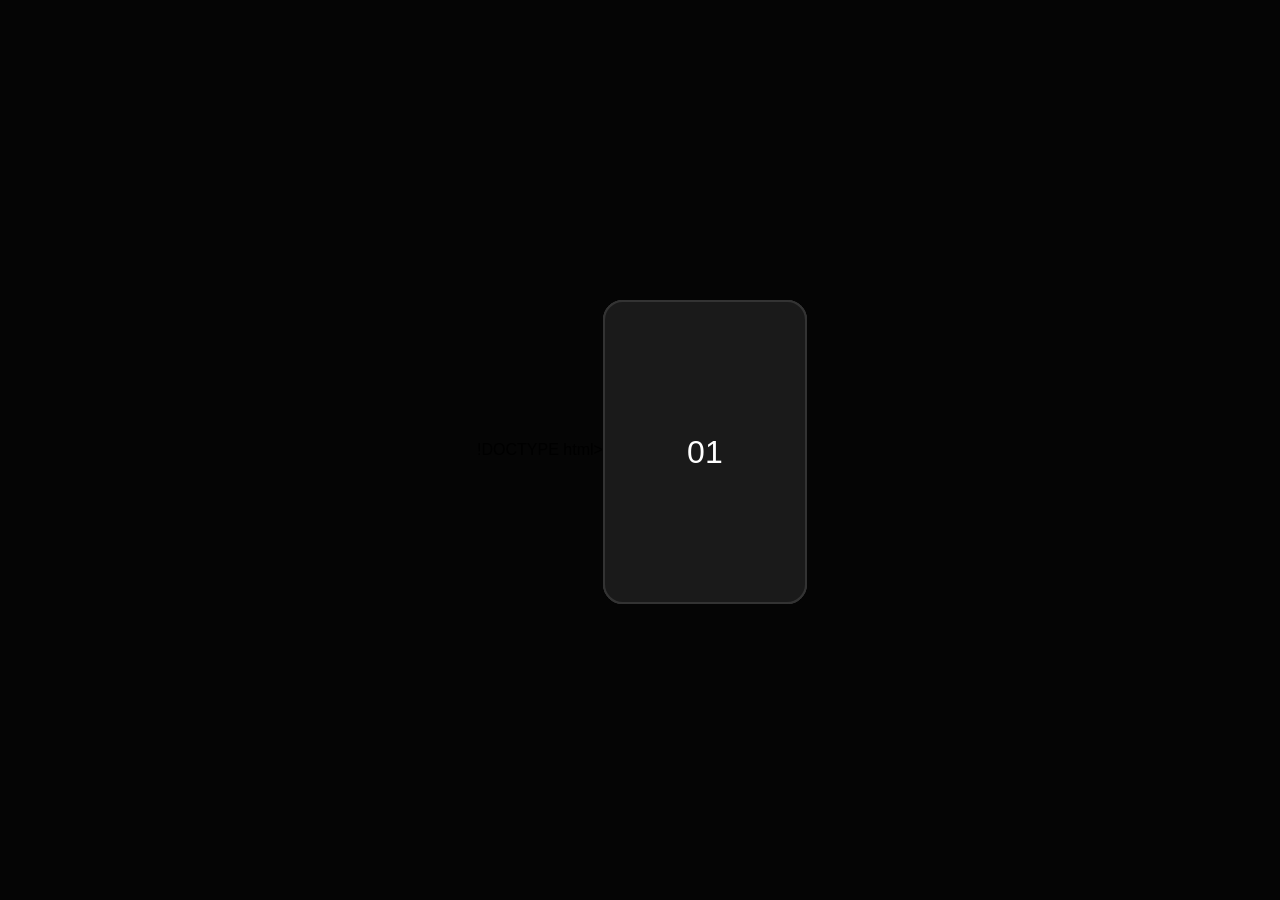
<file: cards/index.html>
!DOCTYPE html>
<html lang="en">

<head>
    <meta charset="UTF-8">
    <meta name="viewport" content="width=device-width, initial-scale=1.0">
    <title>Document</title>
    <link rel="stylesheet" href="style.css">
</head>

<body>
    <div class="container">
        <div class="card c1">01</div>
        <div class="card c2">02</div>
        <div class="card c3">03</div>
    </div>
</body>

</html>
</file>
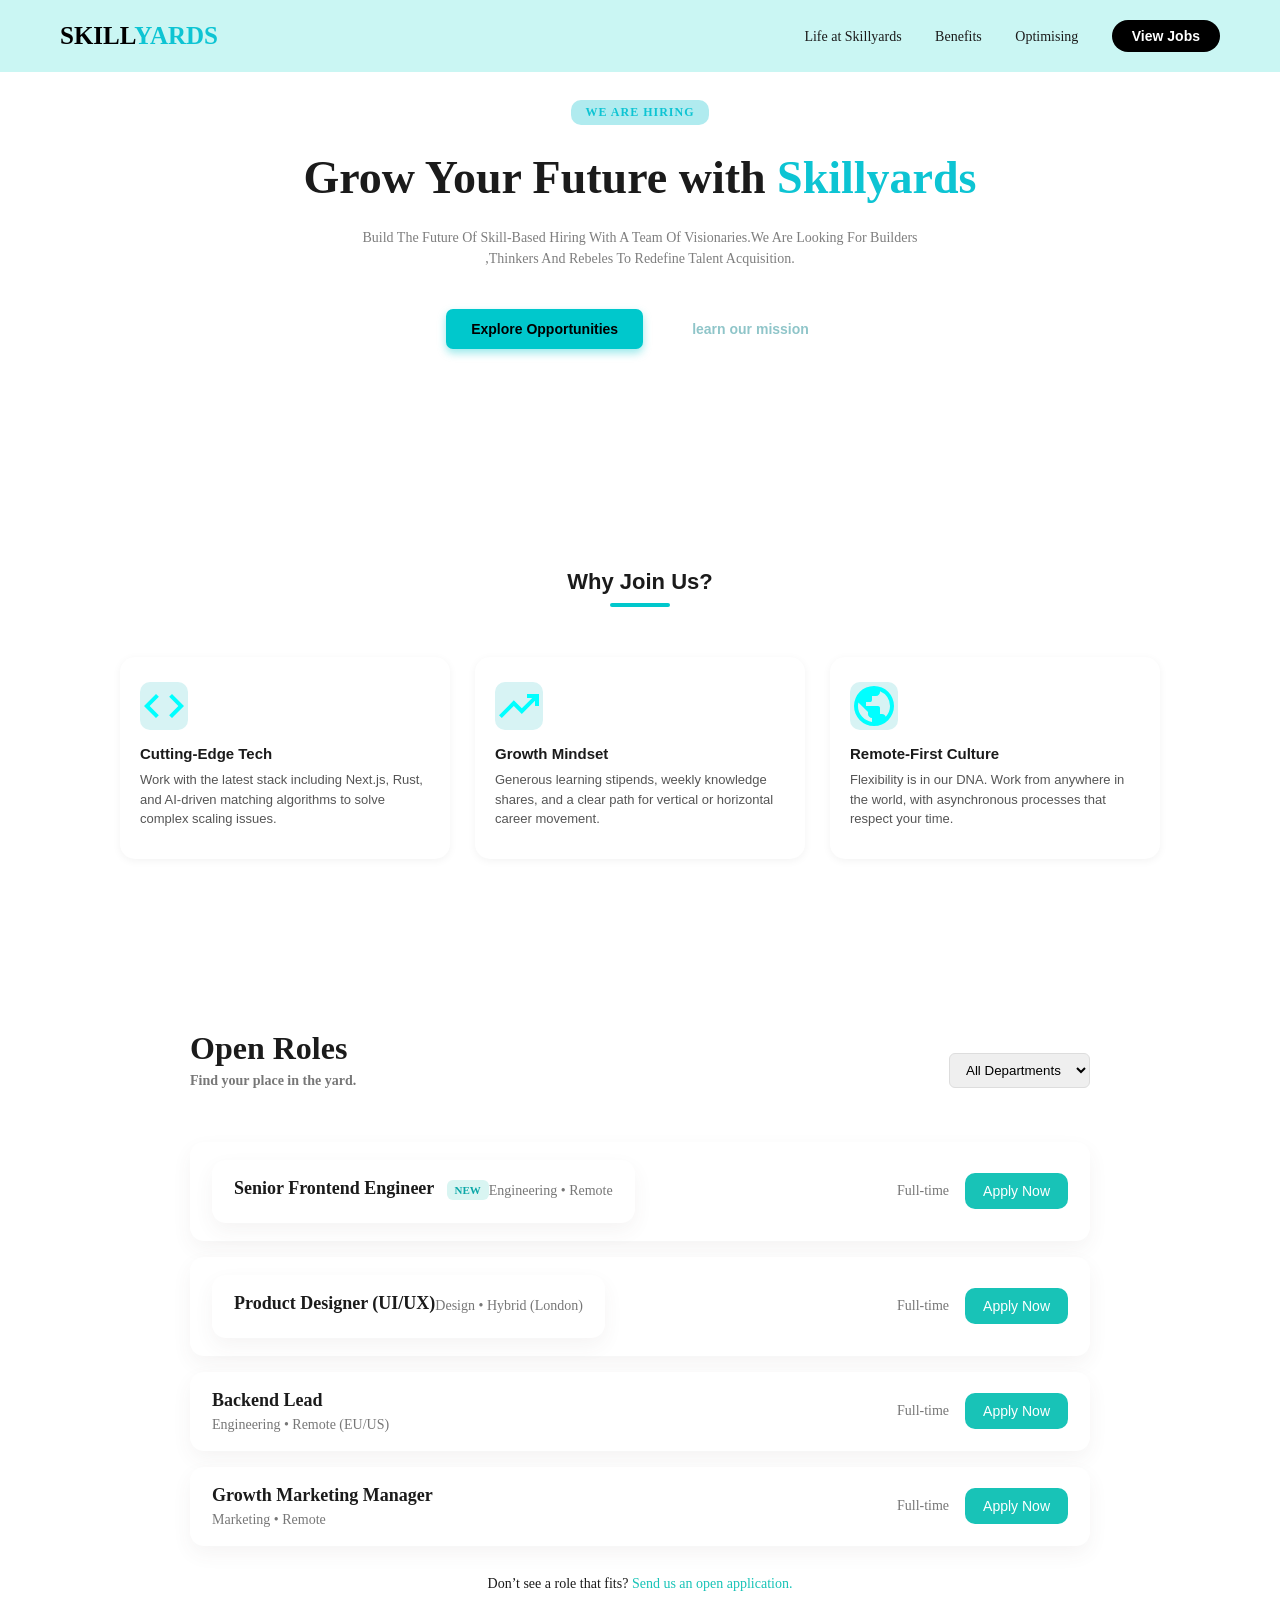
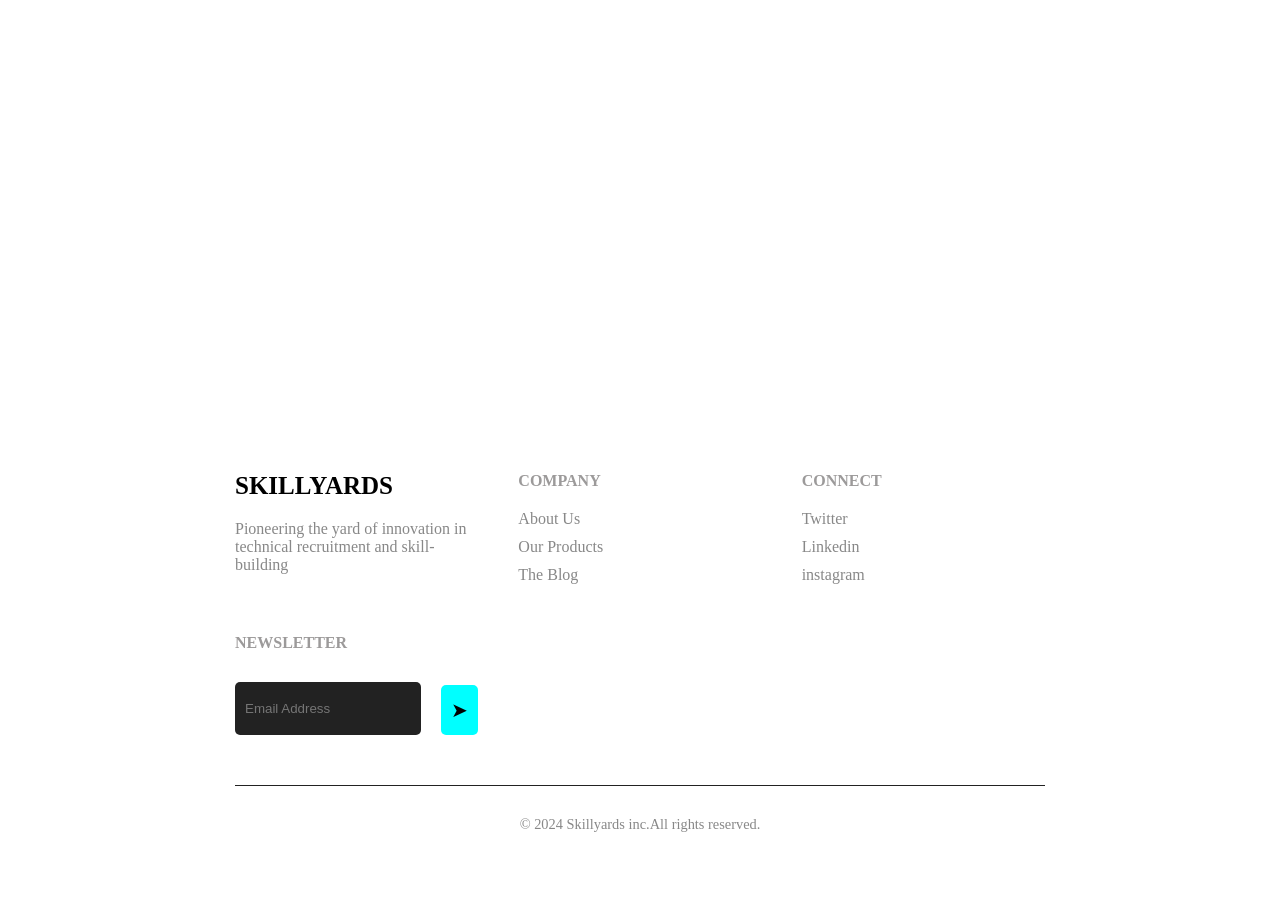
<file: career.html/index.html>
<!DOCTYPE html>
<html lang="en">
<head>
    <meta charset="UTF-8">
    <meta name="viewport" content="width=device-width, initial-scale=1.0">
    <title>Careers - Skillyards</title>
    <link rel="stylesheet" href="style.css">
</head>
<body>

    <nav class="navbar">
        <div class="logo">
            <div class="logo">SKILL<span class="half">YARDS</span></div>
        </div>

        <div class="nav-links">
            <a href="#">Life at Skillyards</a>
            <a href="#">Benefits</a>
            <a href="#">Optimising</a>
            <a href="#" class="btn-link">
                <button class="btn">View Jobs</button>
            </a>
        </div>
    </nav>

    <section class="hero-section">
        <p class="subtitle">WE ARE HIRING</p>
        <div>
        <h1 class="title">Grow Your Future with <span class="half">Skillyards</span></h1>
        </div>
        <p class="description">
            build the future of skill-based hiring with a team of visionaries.we are looking
            for builders ,thinkers and rebeles to redefine talent acquisition.
        </p>

        <div class="hero-btn">
            <button class="btn-color">Explore Opportunities</button>
            <button class="blank-btn">learn our mission</button>
         </div>
        </section>
        <section class="section">
  <h2 class="why-join-us">Why Join Us?</h2>
  <div class="underline"></div>
  <div class="cards">
    
    <div class="card">
      <div class="icon">
        <svg xmlns="http://www.w3.org/2000/svg" height="48px" viewBox="0 -960 960 960" width="48px" fill="#00FFFF">
          <path d="M320-240 80-480l240-240 57 57-184 184 183 183-56 56Zm320 0-57-57 184-184-183-183 56-56 240 240-240 240Z"/>
        </svg>
      </div>
      <h3>Cutting-Edge Tech</h3>
      <p>Work with the latest stack including Next.js, Rust, and AI-driven matching algorithms to solve complex scaling issues.</p>
    </div>
    
    <div class="card">
      <div class="icon">
        <svg xmlns="http://www.w3.org/2000/svg" height="48px" viewBox="0 -960 960 960" width="48px" fill="#00FFFF">
          <path d="m136-240-56-56 296-298 160 160 208-206H640v-80h240v240h-80v-104L536-320 376-480 136-240Z"/>
        </svg>
      </div>
      <h3>Growth Mindset</h3>
      <p>Generous learning stipends, weekly knowledge shares, and a clear path for vertical or horizontal career movement.</p>
    </div>
    
    <div class="card">
      <div class="icon">
        <svg xmlns="http://www.w3.org/2000/svg" height="48px" viewBox="0 -960 960 960" width="48px" fill="#00FFFF">
          <path d="M324-111.5Q251-143 197-197t-85.5-127Q80-397 80-480t31.5-156Q143-709 197-763t127-85.5Q397-880 480-880t156 31.5Q709-817 763-763t85.5 127Q880-563 880-480t-31.5 156Q817-251 763-197t-127 85.5Q563-80 480-80t-156-31.5ZM440-162v-78q-33 0-56.5-23.5T360-320v-40L168-552q-3 18-5.5 36t-2.5 36q0 121 79.5 212T440-162Zm276-102q41-45 62.5-100.5T800-480q0-98-54.5-179T600-776v16q0 33-23.5 56.5T520-680h-80v80q0 17-11.5 28.5T400-560h-80v80h240q17 0 28.5 11.5T600-440v120h40q26 0 47 15.5t29 40.5Z"/>
        </svg>
      </div>
      <h3>Remote-First Culture</h3>
      <p>Flexibility is in our DNA. Work from anywhere in the world, with asynchronous processes that respect your time.</p>
    </div>
    
  </div>
</section>

<section class="open-roles">

    <div class="header">
        <div class="title">
            <h1>Open Roles</h1>
            <p>Find your place in the yard.</p>
        </div>

        <div class="filter">
            <select>
                <option>All Departments</option>
                <option>Engineering</option>
                <option>Design</option>
                <option>Marketing</option>
            </select>
        </div>
    </div>


    <div class="job-list">

        <div class="white-card">
            <div class="job">
                <h3>
                    Senior Frontend Engineer 
                    <span class="badge">NEW</span>
                </h3>
                <p>Engineering • Remote</p>
            </div>

            <div class="job-action">
                <span class="job-type">Full-time</span>
                <button class="apply-btn">Apply Now</button>
            </div>
        </div>


        <div class="job-card">
            <div class="job">
                <h3>Product Designer (UI/UX)</h3>
                <p>Design • Hybrid (London)</p>
            </div>

            <div class="job-action">
                <span class="job-type">Full-time</span>
                <button class="apply-btn">Apply Now</button>
            </div>
        </div>


        <div class="job-card">
            <div class="job-info">
                <h3>Backend Lead</h3>
                <p>Engineering • Remote (EU/US)</p>
            </div>

            <div class="job-action">
                <span class="job-type">Full-time</span>
                <button class="apply-btn">Apply Now</button>
            </div>
        </div>


        <div class="job">
            <div class="job-info">
                <h3>Growth Marketing Manager</h3>
                <p>Marketing • Remote</p>
            </div>

            <div class="job-action">
                <span class="job-type">Full-time</span>
                <button class="apply-btn">Apply Now</button>
            </div>
        </div>

    </div>


    <div class="bottom-text">
        <p>
            Don’t see a role that fits?
            <a href="#">Send us an open application.</a>
        </p>
    </div>

<section class="sec4">
        <div class="map">
            <h1>A Global Team Of Specilists</h1>
            <p>From London To San Francisco we are a distributed collective building</p>
            <p>tools for modern workforce</p>
        </div>
    </section>
    <footer>
        <div class="footer-content">
            <div class="footer-section">
                <div class="logo">SKILL<span>YARDS</span></div>
                <p style="margin-top:20px;">Pioneering the yard of innovation in technical recruitment and skill-building</p>
            </div>
            <div class="footer-section">
                <h4>COMPANY</h4>
                <ul>
                    <li><a href="#">About Us</a></li>
                    <li><a href="#">Our Products</a></li>
                    <li><a href="#">The Blog</a></li>
                </ul>
            </div>
            <div class="footer-section">
                <h4>CONNECT</h4>
                <ul>
                    <li><a href="#">Twitter</a></li>
                    <li><a href="#">Linkedin</a></li>
                    <li><a href="#">instagram</a></li>
                </ul>
            </div>
            <div class="footer-section">
                <h4>NEWSLETTER</h4>
                <div class="flex">
                <input type="email" placeholder="Email Address"
                    style="width:100%; padding:10px; margin-top:10px; border-radius:5px; border:none; background:#222; color:white;" >
                    <p class="send">➤</p>
                    </div>

            </div>
        </div>
        <div class="footer-bottom">
            <p>&copy; 2024 Skillyards inc.All rights reserved.</p>
        </div>
    </footer>
</body>
</html>
</file>
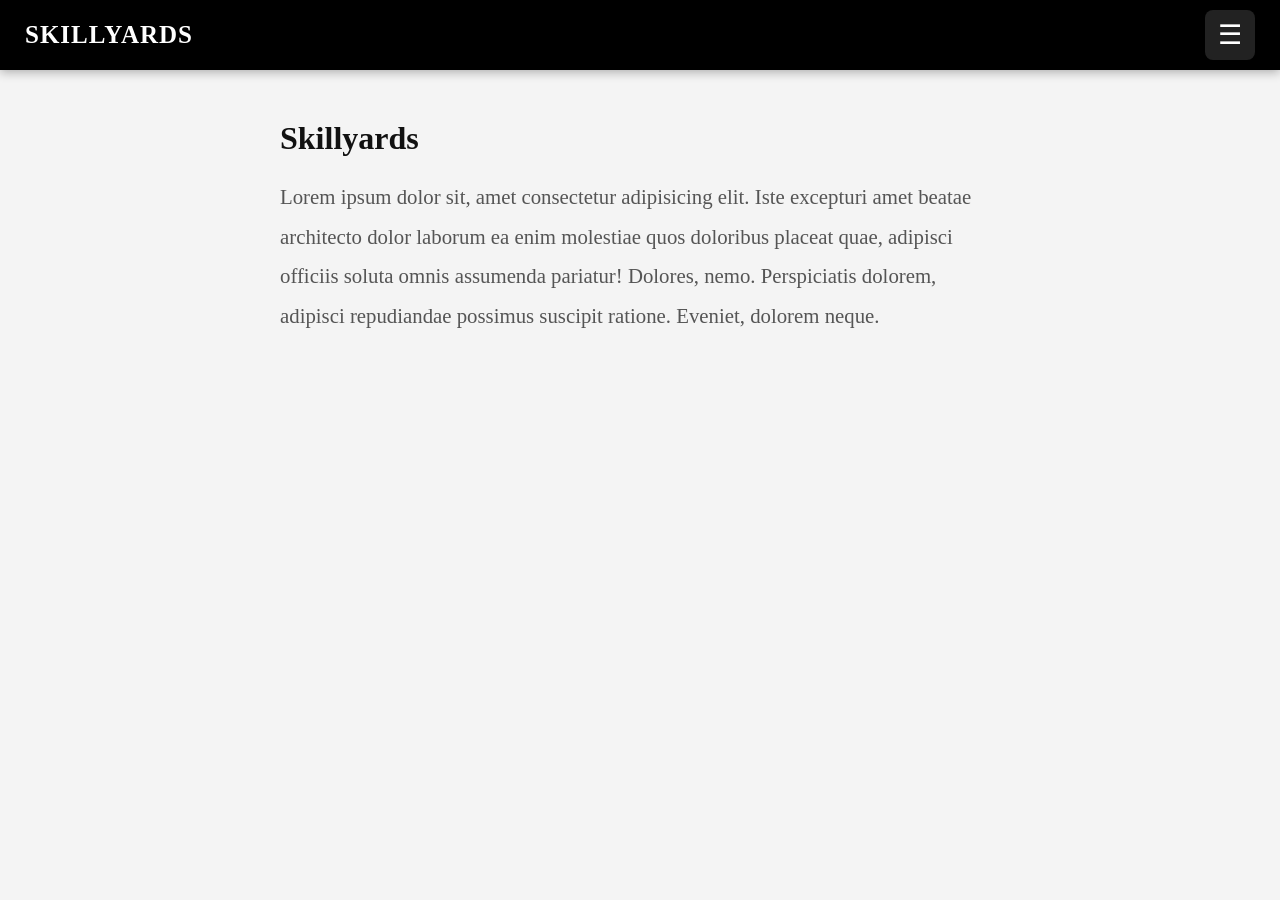
<file: digitalcraft/index.html>
<!DOCTYPE html>
<html lang="en">

<head>
    <meta charset="UTF-8">
    <meta name="viewport" content="width=device-width, initial-scale=1.0">
    <title>Website-1</title>
    <link rel="stylesheet" href="style.css">
</head>

<body>
    <input type="checkbox" id="menu-toggle">

    <div class="navbar">
        <div class="logo">Skillyards</div>

        <label for="menu-toggle" class="menu-btn">
            <span class="hamburger">&#9776</span>
            <span class="close">x</span>
        </label>
    </div>

    <nav class="menu">
        <a href="#">Home</a>
        <a href="#">Projects</a>
        <a href="#">Services</a> 
        <a href="#">Blog</a>
        <a href="#">Settings</a>
        <a href="#">Contact</a>
    </nav>

    <div class="overlay"></div>

    <main class="content">
        <h1>Skillyards</h1>
        <p>Lorem ipsum dolor sit, amet consectetur adipisicing elit. Iste excepturi amet beatae architecto dolor laborum ea enim molestiae quos doloribus placeat quae, adipisci officiis soluta omnis assumenda pariatur! Dolores, nemo. Perspiciatis dolorem, adipisci repudiandae possimus suscipit ratione. Eveniet, dolorem neque.</p>
    </main>

</body>

</html>
</file>
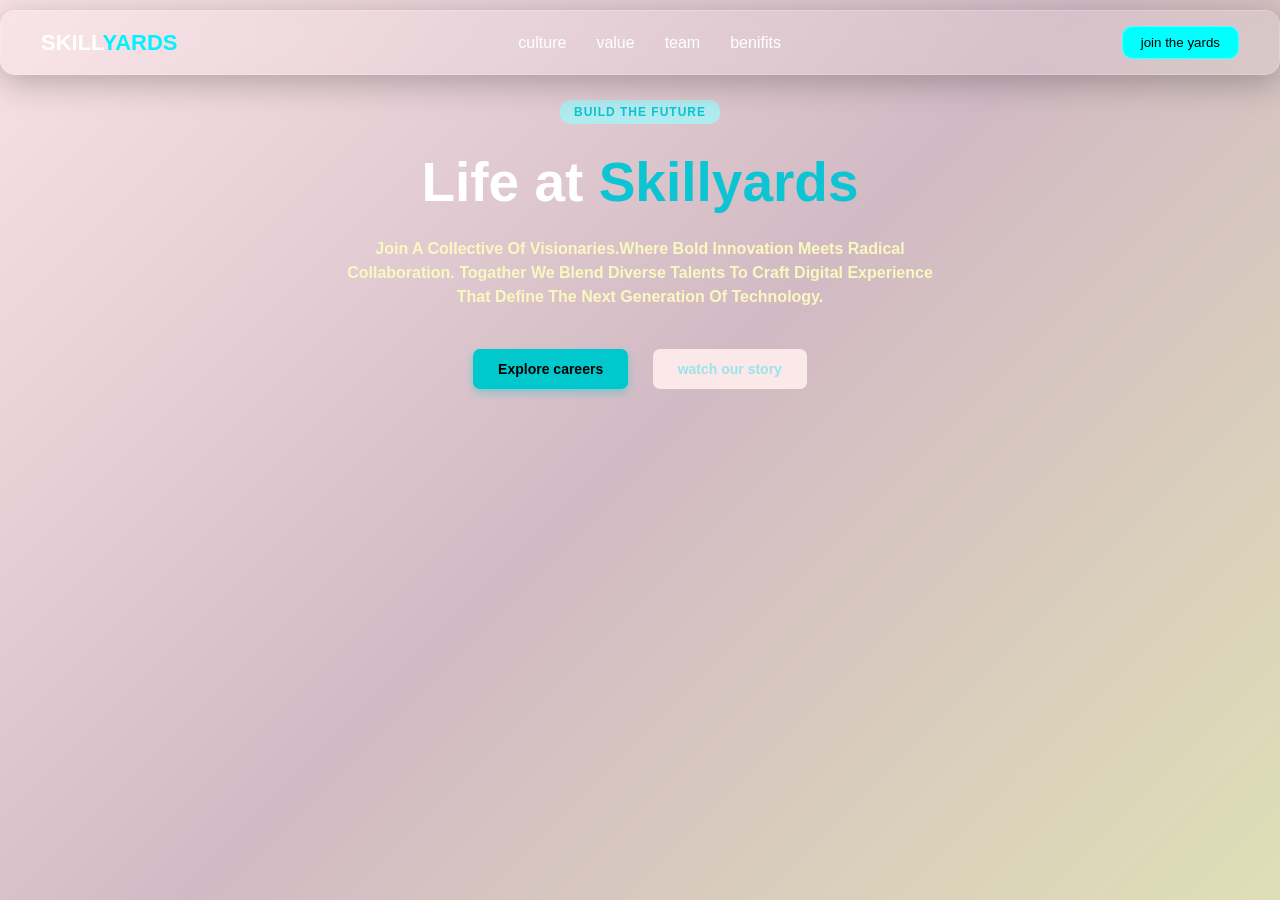
<file: career.html/hello.html>
<!DOCTYPE html>
<html lang="en">
<head>
    <meta charset="UTF-8">
    <meta name="viewport" content="width=device-width, initial-scale=1.0">
    <title>Document</title>
    <link rel="stylesheet" href="hello.css">
</head>
<body>
    <nav>
         <div class="logo">SKILL<span class="half">YARDS</span></div>
        <ul class="nav-links">
       <li><a href="#">culture</a></li>
       <li><a href="#">value</a></li>
       <li><a href="#">team</a></li>
       <li><a href="#">benifits</a></li>
        </ul>
        <button class="nav-cta">join the yards</button>
    </nav>  

   <section class="hero-section">
    <div class="life">
        <p class="subtitle">BUILD THE FUTURE</p>
        <h1 class="title">Life at <span class="half">Skillyards</span></h1>
        <p class="description">
            join a collective of visionaries.where bold innovation meets radical collaboration.
            togather we blend diverse talents to craft digital experience that define the next
            generation of technology.
        </p>

        <div class="hero-btn">
            <button class="btn-color">Explore careers</button>
            <button class="blank-btn">watch our story</button>
         </div>
     </div>
    </section>

</body>
</html>
</file>
<file: cards/style.css>
body{
    margin: 0;
    padding: 0;
    height: 100vh;
    display: flex;
    align-items: center;
    justify-content: center;
    font-family: 'Gill Sans', 'Gill Sans MT', Calibri, 'Trebuchet MS', sans-serif;
    background: #050505;
}

.container{
    height: 300px;
    width: 200px;
    position: relative;
}

.card{
    position: absolute;
    width: 100%;
    height: 100%;
    border-radius: 20px;
    color: white;
    border: 2px solid #333;
    display: flex;
    align-items: center;
    justify-content: center;
    font-size: 2rem;
    transition: transform 0.4s ease;
}

.c1{
    background: #1a1a1a;
    z-index: 3;
}
.c2{
    background: #2a2a2a;
    z-index: 2;
}
.c3{
    background: #3a3a3a;
    z-index: 1;
}

.container:hover .c1{
    transform: translate(-30px, -20px) rotate(-5deg);
}

.container:hover .c2{
    transform: translate(0,0)
}

.container:hover .c3{
    transform: translate(30px, 20px) rotate(5deg);
}
</file>
<file: career.html/style.css>
/* Reset and base */
* {
  margin: 0;
  padding: 0;
  box-sizing: border-box;
}

body {
 font-family: Georgia, 'Times New Roman', Times, serif;
  background-color: white;
  color: #1b1b1b;
}


.navbar {
  position: fixed;
   width: 100%;
  background-color: #caf6f3;
  display: flex;
  justify-content: space-between;
  align-items: center;
  padding: 20px 60px;
  font-weight: 500;
  font-size: 14px;
}

.logo {
  font-weight: 700;
  font-size: 20px;
  color: #000000;
  user-select: none;
}

.logo .half {
  color: #0dc4d3;
  font-weight: 700;
}

.nav-links a {
  margin-left: 30px;
  text-decoration: none;
  color: #1b1b1b;
  font-weight: 500;
  font-size: 14px;
  cursor: pointer;
  transition: color 0.3s ease;
}

.nav-links a:hover {
  color: #0dc4d3;
}

.btn-link .btn {
  background-color: #000;
  color: #fff;
  border: none;
  padding: 8px 20px;
  border-radius: 20px;
  cursor: pointer;
  font-weight: 600;
  font-size: 14px;
  transition: background-color 0.3s ease;
}

.btn-link .btn:hover {
  background-color: #333;
}


.hero-section {
  margin-top: 80px;
  text-align: center;
  padding: 100px 20px 140px;
  max-width: 900px;
 margin: 0 auto;
}

.subtitle {
  display: inline-block;
  background-color: #b0ebef;
  color: #0dc4d3;
  font-weight: 600;
  font-size: 12px;
  letter-spacing: 1px;
  padding: 5px 14px;
  border-radius: 10px;
  margin-bottom: 25px;
  user-select: none;
}

.title {
  font-weight: 900;
  font-size: 46px;
  margin-bottom: 22px;
  line-height: 1.2;
  color: #1b1b1b;
}

.title .half {
  color: #0dc4d3;
}

.description {
  font-weight: 400;
  font-size: 14px;
  color: #7e7e7e;
  margin-bottom: 40px;
  max-width: 600px;
  margin-left: auto;
  margin-right: auto;
  line-height: 1.5;
  text-transform: capitalize;
}

.hero-btn button {
  font-weight: 700;
  font-size: 14px;
  padding: 12px 25px;
  border-radius: 7px;
  cursor: pointer;
  border: none;
  margin: 0 10px;
  text-transform: none;
  user-select: none;
  transition: all 0.3s ease;
}

.btn-color {
  background-color: #00c8cc;
  color: #000;
  box-shadow: 0px 4px 8px rgba(0, 200, 204, 0.4);
  border: none;
}

.btn-color:hover {
  background-color: #00adb7;
  color: #000;
}

.blank-btn {
  background-color: transparent;
  border: 2px solid #8fc5c9;
  color: #8fc5c9;
}

.blank-btn:hover {
  background-color: #8fc5c9;
  color: #000;
}



.section {
  background-color: white;
  padding: 80px 20px 120px;
  max-width: 1080px;
  margin: 0 auto;
  text-align: center;
  font-family: 'Arial', sans-serif;
  color: #1b1b1b;
}

.why-join-us {
  font-weight: 700;
  font-size: 22px;
  margin-bottom: 8px;
}

.underline {
  width: 60px;
  height: 4px;
  background-color: #00c8cc;
  margin: 0 auto 50px;
  border-radius: 2px;
}


.cards {
  display: flex;
  justify-content: space-between;
  gap: 25px;
  flex-wrap: wrap;
}


.card {
  background-color: #ffffff;
  border-radius: 15px;
  padding: 25px 20px 30px;
  box-shadow: 0 2px 8px rgba(0,0,0,0.05);
  flex: 1 1 30%;
  min-width: 260px;
  text-align: left;
  color: #555555;
}


.icon {
  background-color: #d7f3f4;
  width: 48px;
  height: 48px;
  border-radius: 10px;
  display: flex;
  align-items: center;
  justify-content: center;
  margin-bottom: 15px;
}


 .card h3 {
  font-weight: 700;
  font-size: 15px;
  color: #1b1b1b;
  margin-bottom: 8px;
}


.card p {
  font-weight: 400;
  font-size: 13px;
  line-height: 1.5;
  color: #555555;
}

.icon svg {
  fill: #00ffff; 
  transition: fill 0.3s ease;
}


.card:hover .icon svg {
  fill: white; 
}
 {
    margin: 0;
    padding: 0;
    box-sizing: border-box;
}


.open-roles {
    max-width: 900px;
    margin: 50px auto;
}


.header {
    display: flex;
    justify-content: space-between;
    align-items: center;
    margin-bottom: 30px;
}

.title h1 {
    font-size: 32px;
    margin-bottom: 6px;
}

.title p {
    color: #777;
    font-size: 14px;
}

.filter select {
    padding: 8px 12px;
    border-radius: 6px;
    border: 1px solid #ddd;
}


.job-list {
    display: flex;
    flex-direction: column;
    gap: 16px;
}

  .white-card,
.job-card,
.job {
    background: #fff;
    padding: 18px 22px;
    border-radius: 14px;
    display: flex;
    justify-content: space-between;
    align-items: center;
    box-shadow: 0 8px 20px rgba(77, 76, 76, 0.06);
} 


 .job h3,
.job-info h3 {
    font-size: 18px;
    margin-bottom: 6px;
}

.job p,
.job-info p {
    font-size: 14px;
    color: #777;
}


.badge {
    background: #d9f5f2;
    color: #0aa7a7;
    font-size: 11px;
    padding: 4px 8px;
    border-radius: 6px;
    margin-left: 8px;
}


.job-action {
    display: flex;
    align-items: center;
    gap: 16px;
}

.job-type {
    font-size: 14px;
    color: #777;
}

.apply-btn {
    background: #18c3b7;
    color: #fff;
    border: none;
    padding: 10px 18px;
    border-radius: 10px;
    cursor: pointer;
    font-size: 14px;
}

.apply-btn:hover {
    background: #12b0a6;
}


.bottom-text {
    text-align: center;
    margin-top: 30px;
    font-size: 14px;
}

.bottom-text a {
    color: #18c3b7;
    text-decoration: none;
    font-weight: 500;
}  

.sec4{
    background: white;
    width: 100%;
    height: 400px;
    padding: 50px;
}
.map{
    width: 800px;
    height: 100%;
    border-radius: 20px;
    text-align: center;
    color: white;
    align-content: center;
    font-family: sans-serif;
    background-image: url(https://media.istockphoto.com/id/1481239404/vector/world-map-with-data-halftone-overlay.jpg?b=1&s=170667a&w=0&k=20&c=RMr5UEEV9dAhFMfOgTI9-WqRNJoEu1mGhA_WBwB4gkc=);
    
}


.flex {
    display: flex;
}
footer {
      background-color: white;
      color: #888;
      padding: 80px 5% 30px;
    }

    .footer-content {
      display: grid;
      grid-template-columns: repeat(auto-fit, minmax(200px, 1fr));
      gap: 40px;
      max-width: 1200px;
      margin: 0 auto 50px;
      text-align: left;
    }

    .footer-section h4 {
      color: rgb(156, 154, 154);
      margin-bottom: 20px;
    }
    .logo{
        font-size: 25px;
        font-weight: bold;
    }

    .footer-section ul {
      list-style: none;
    }

    .footer-section ul li {
      margin-bottom: 10px;
    }

    .footer-section ul li a {
      color: #888;
      text-decoration: none;
      transition: 0.3s;
    }

    .footer-section ul li a:hover {
      color: var(--primary);
    }

    .footer-bottom {
      border-top: 1px solid #222;
      padding-top: 30px;
      text-align: center;
      font-size: 0.9rem;
    }
.send {
   margin-top: 13px;
   font-size: 20px;   
   margin-left: 20px;
   height: 50px;
   width: 50px;
   text-align: center;
   background-color: aqua;
   border-radius: 5px;
   align-content: center;
   color: black;
}
</file>
<file: digitalcraft/style.css>
* {
    margin: 0;
    padding: 0;
    box-sizing: border-box;
}

body {
    background: #f4f4f4;
}

#menu-toggle {
    display: none;
}

.navbar {
    top: 0;
    left: 0;
    width: 100%;
    height: 70px;
    background-color: black;
    color: wheat;
    display: flex;
    align-items: center;
    justify-content: space-between;
    padding: 0 25px;
    box-shadow: 0 2px 10px rgba(0, 0, 0, 0.3);
    z-index: 1002;
    position: fixed;
}

.logo {
    color: white;
    font-size: 25px;
    font-weight: 800;
    text-transform: uppercase;
    letter-spacing: 1px;
}

.menu-btn {
    width: 50px;
    height: 50px;
    background: #222;
    align-items: center;
    font-size: 27px;
    justify-content: center;
    cursor: pointer;
    border-radius: 8px;
    position: relative;
    transition: 0.3s;
    color: white;
    display: flex;
}

.menu-btn span {
    position: absolute;
    transition: .3s;
}

.menu-btn .close {
    transform: rotate(90deg);
    opacity: 0;
}

.menu {
    top: 0;
    left: 0;
    width: 300px;
    height: 100%;
    background-color: black;
    padding: 30px 30px;
    transform: translateX(-100%);
    transition: .4s cubic-bezier(0.075, 0.82, 0.165, 1);
    position: fixed;
    z-index: 1001;
    text-decoration: none;
}

.menu a {
    display: block;
    color: white;
    font-size: 18px;
    margin-bottom: 30px;
    font-weight: 400;
    transition: 0.3s ;
}

#menu-toggle:checked~.menu {
    transform: translateX(0);
}

#menu-toggle:checked~.navbar .menu-btn .hamburger {
    opacity: 0;
    transform: rotate(-90deg);
}


#menu-toggle:checked ~ .navbar .menu-btn .close {
    opacity: 1;
    transform: rotate(0);
}

#menu-toggle:checked~.navbar .menu-btn {
    background: red;
}

.content {
    padding: 120px 40px;
    max-width: 800px;
    margin: 0 auto;
}

.content h1{
    margin-bottom: 20px;
    color: #111;
}

.content p{
    line-height: 1.9;
    color: #555;
    font-size: 1.3rem;
}

.menu a:hover{
    color: aqua;
    padding-left: 10px;
}

.overlay{
  position:fixed;
  inset:0;
  background:rgba(0,0,0,.5);
  opacity:0;
  transition:.4s;
  z-index: 999;
}

#menu-toggle:checked ~ .overlay {
    opacity: 1;
}
</file>
<file: career.html/hello.css>
*{
    margin: 0;
    padding: 0;
    box-sizing: border-box;
    font-family: 'Poppins', sans-serif;
}

body{
    min-height: 100vh;
     background: linear-gradient(135deg, #f9e2e6, #d2bac4,rgb(223, 223, 182)); 
    display: flex;
    justify-content: center;
    
}


nav{
    position: fixed;
    top: 10px;
    width: 100%;
    max-width: 1900px;
    max-height: 600px;
    padding: 15px 40px;
    display: flex;
    justify-content: space-between;
    align-items: center;

    background: rgba(255, 255, 255, 0.1);
    backdrop-filter: blur(15px);
    -webkit-backdrop-filter: blur(15px);

    border-radius: 15px;
    border: 1px solid rgba(255, 255, 255, 0.2);

    box-shadow: 0 8px 32px rgba(0, 0, 0, 0.25);
}


.logo{
    color: white;
    font-size: 22px;
    font-weight: 600;
    text-decoration: none;
}


.nav-links{
    list-style: none;
    display: flex;
    gap: 30px;
}

.nav-links a{
    text-decoration: none;
    color: white;
    font-weight: 400;
    position: relative;
    transition: 0.3s;
}

.nav-links a:hover,
.nav-links a.active{
    color: #00f2ff;
}


.nav-cta{
    padding: 8px 18px;
    border-radius: 10px;
    border: none;
    cursor: pointer;
    font-weight: 500;

    background: aqua;
    color:black;

    backdrop-filter: blur(10px);
    border: 1px solid rgba(255,255,255,0.3);

    transition: 0.3s;
}

.nav-cta:hover{
    background: white;
    color: #2a5298;
}
.half{
    color: #00f2ff;
}
.hero-section {
  /* position: relative; */
  width: 100%;
  background-image: url(https://lh3.googleusercontent.com/aida-public/[base64]);
  background-size: cover;
  background-position: center;
  text-align: center;
  padding: 100px 25px 140px;
  overflow: hidden;
}
.hero-section::before {
  content: "";
  position: absolute;
  inset: 0;
}


.subtitle {
  display: inline-block;
  background-color: #b0ebef;
  color: #0dc4d3;
  font-weight: 600;
  font-size: 12px;
  letter-spacing: 1px;
  padding: 5px 14px;
  border-radius: 10px;
  margin-bottom: 25px;
  user-select: none;
}
.title {
  font-weight: bold;
  font-size: 55px;
  margin-bottom: 22px;
  line-height: 1.2;
  color: white;
}

.title .half {
  color: #0dc4d3;
}
.description {
  font-weight: 600;
  font-size: 16px;
  color:rgb(249, 249, 191);
  margin-bottom: 40px;
  max-width: 600px;
  margin-left: auto;
  margin-right: auto;
  line-height: 1.5;
  text-transform: capitalize;
}
.hero-btn button {
  font-weight: 700;
  font-size: 14px;
  padding: 12px 25px;
  border-radius: 7px;
  cursor: pointer;
  border: none;
  margin: 0 10px;
  text-transform: none;
  user-select: none;
  transition: all 0.3s ease;
}
.btn-color {
  background-color: #00c8cc;
  color: #000;
  box-shadow: 0px 4px 8px rgba(0, 200, 204, 0.4);
  border: none;
}

.btn-color:hover {
  background-color: #00adb7;
  color: #000;
}

.blank-btn {
    backdrop-filter: blur(16px);
  background-color: rgb(251, 233, 233);
  border: 2px solid #d4f0f2;
  color: #99e4ea;
}

.blank-btn:hover {
  background-color: #8fc5c9;
  color: #000;
}
</file>
